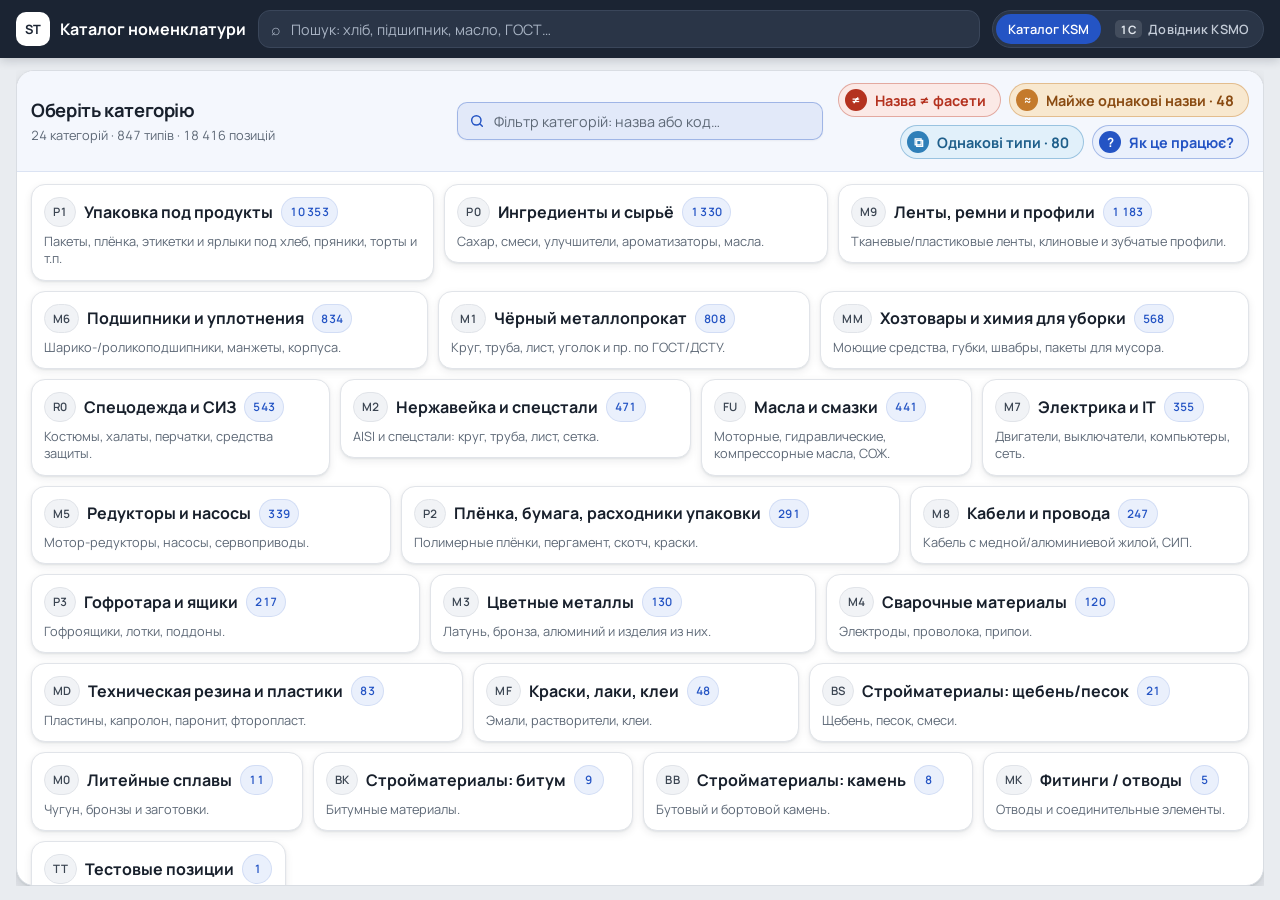
<file: web/index.html>
<!DOCTYPE html>
<html lang="uk">
<head>
  <meta charset="UTF-8" />
  <meta name="viewport" content="width=device-width, initial-scale=1" />
  <title>Каталог SmartTender — зрозумілий перегляд</title>
  <link rel="preconnect" href="https://fonts.googleapis.com" />
  <link rel="preconnect" href="https://fonts.gstatic.com" crossorigin />
  <link href="https://fonts.googleapis.com/css2?family=Manrope:wght@400;600;700&display=swap" rel="stylesheet" />
  <link rel="stylesheet" href="styles.css" />
</head>
<body>
  <div class="shell">
    <header class="topbar">
      <button type="button" class="brand" id="brand-home" title="На головну">
        <div class="brand-mark">ST</div>
        <div class="brand-title">Каталог номенклатури</div>
      </button>

      <label class="search-box">
        <span class="search-icon" aria-hidden="true">⌕</span>
        <input id="search" type="search" placeholder="Пошук: хліб, підшипник, масло, ГОСТ…" autocomplete="off" />
        <button type="button" class="search-clear" id="search-clear" hidden>✕</button>
      </label>

      <div class="topbar-right">
        <div class="mode-switch" role="tablist" aria-label="Режим каталогу">
          <button type="button" class="mode-btn active" data-mode="ksm" role="tab" aria-selected="true">Каталог KSM</button>
          <button type="button" class="mode-btn mode-btn-ksmo" data-mode="ksmo" role="tab" aria-selected="false">
            <span class="mode-btn-tag">1С</span>
            Довідник KSMO
          </button>
        </div>
      </div>
    </header>

    <main class="stage" id="stage">
      <!-- HOME -->
      <section id="view-home" class="view panel-card">
        <div class="card-tools">
          <div class="tools-row home-tools">
            <div class="tools-title">
              <div class="title-line">
                <h1 id="home-title">Оберіть категорію</h1>
                <span class="count-note" id="home-meta">Завантаження…</span>
              </div>
            </div>
            <label class="tool-field search-field home-filter">
              <svg class="field-icon" viewBox="0 0 24 24" aria-hidden="true"><circle cx="11" cy="11" r="7" /><path d="m20 20-3.5-3.5" /></svg>
              <input id="category-filter" type="search" placeholder="Фільтр категорій: назва або код…" autocomplete="off" aria-label="Фільтр категорій" />
            </label>
            <div class="home-actions">
              <button
                type="button"
                class="how-toggle mismatch-toggle"
                id="mismatch-audit"
                title="Активні KSM, у яких назва майже не зібрана з фасетів (0 збігів або менше 40%)"
              >
                <span class="how-btn-icon" aria-hidden="true">≠</span>
                <span>Назва ≠ фасети</span>
              </button>
              <button
                type="button"
                class="how-toggle name-dupes-toggle"
                id="name-dupes-audit"
                title="Активні KSM з однаковою або майже однаковою назвою (пробіли, пунктуація, укр/рос)"
              >
                <span class="how-btn-icon" aria-hidden="true">≈</span>
                <span>Майже однакові назви</span>
              </button>
              <button
                type="button"
                class="how-toggle type-dupes-toggle"
                id="type-dupes-audit"
                title="Типи з однаковою або майже однаковою назвою всередині однієї категорії"
              >
                <span class="how-btn-icon" aria-hidden="true">⧉</span>
                <span>Однакові типи</span>
              </button>
              <button type="button" class="how-toggle" id="how-toggle" aria-expanded="false" aria-controls="how-it-works">
                <span class="how-btn-icon" aria-hidden="true">?</span>
                <span>Як це працює?</span>
              </button>
            </div>
          </div>
        </div>
        <div class="panel-body">
        <div class="how-it-works" id="how-it-works" hidden>

          <!-- Режим KSM -->
          <div class="explain-card how-ksm">
            <div>
              <h2>KSM — уся номенклатура SmartTender</h2>
              <p class="muted">
                Кожна позиція має код KMAT і набір фасетів: розмір, матеріал, вид тощо.
                Знайдіть потрібну за три кроки або одразу введіть назву чи код у пошук зверху.
              </p>
              <div class="simple-example" aria-label="Приклад: шукаємо пакет для хліба">
                <div class="ex-step">
                  <span class="ex-num">1</span>
                  <div>
                    <span class="ex-label">категорія</span>
                    <strong>Упаковка под продукты</strong>
                    <span class="ex-hint">широкий розділ</span>
                  </div>
                </div>
                <div class="ex-arrow" aria-hidden="true">→</div>
                <div class="ex-step">
                  <span class="ex-num">2</span>
                  <div>
                    <span class="ex-label">тип</span>
                    <strong>Хлеб</strong>
                    <span class="ex-hint">890 позицій</span>
                  </div>
                </div>
                <div class="ex-arrow" aria-hidden="true">→</div>
                <div class="ex-step result">
                  <span class="ex-num">3</span>
                  <div>
                    <span class="ex-label">позиція</span>
                    <strong>Пакет Хліб «Прибалтійський Темний», 210х310, CPP, 30 мкм</strong>
                    <span class="ex-hint mono">KMAT P17110062H3ХB8K</span>
                  </div>
                </div>
              </div>

              <h3 class="how-sub">Над таблицею позицій</h3>
              <dl class="how-legend">
                <div>
                  <dt>
                    <span class="seg is-demo" aria-hidden="true">
                      <span class="seg-btn">Усі <span class="seg-count">802</span></span>
                      <span class="seg-btn is-on tone-ok">Активні <span class="seg-count">79</span></span>
                      <span class="seg-btn">Скасовані <span class="seg-count">723</span></span>
                    </span>
                  </dt>
                  <dd>Статус. Число біля кнопки — скільки позицій буде, якщо її натиснути (з урахуванням інших фільтрів).</dd>
                </div>
                <div>
                  <dt>
                    <span class="seg is-demo" aria-hidden="true">
                      <span class="seg-btn">Усі <span class="seg-count">890</span></span>
                      <span class="seg-btn is-on tone-ok">Збіг <span class="seg-count">120</span></span>
                      <span class="seg-btn tone-warn">Сильно <span class="seg-count">40</span></span>
                      <span class="seg-btn tone-warn">Ні <span class="seg-count">770</span></span>
                    </span>
                  </dt>
                  <dd>Збіг назви з фасетами. «Сильно» — 0 збігів або менше 40%. У таблиці: ✓ збіг, ≈ частково (N/M), ✕ ні. На головній: «Назва ≠ фасети» — сильний розрив; «Майже однакові назви» — активні з однаковим текстом; «Однакові типи» — типи з однаковою назвою в одній категорії.</dd>
                </div>
                <div>
                  <dt>
                    <span class="facet-chip is-on is-demo" aria-hidden="true">
                      <span class="facet-chip-text">Вид полимера: <b>CPP</b></span>
                      <span class="facet-chip-clear">✕</span>
                    </span>
                  </dt>
                  <dd>Фасет. Клік — обрати значення, ✕ — скинути. «+N фасетів» показує решту.</dd>
                </div>
                <div>
                  <dt><span class="count-note">79 з 890</span></dt>
                  <dd>Скільки позицій лишилось після фільтрів і скільки всього в типі.</dd>
                </div>
                <div>
                  <dt><span class="how-key">Клік по шапці</span></dt>
                  <dd>Сортування таблиці: клік по назві колонки — сортувати, повторний клік — змінити напрямок (▲/▼).</dd>
                </div>
                <div>
                  <dt><span class="how-key">☑ + 💾</span></dt>
                  <dd>Галочки в рядках — відмітити позиції; іконка дискети зберігає відмічені у CSV, TSV, JSON або Excel.</dd>
                </div>
              </dl>
            </div>
            <aside class="tips">
              <h3>Корисно знати</h3>
              <ul>
                <li><strong>Пошук</strong> зверху шукає по всьому каталогу: назва, код KMAT, ГОСТ. Кілька слів — знайдуться позиції, де є всі.</li>
                <li><strong>Рядок таблиці</strong> — клік відкриває справа картку позиції з усіма фасетами та кодами.</li>
                <li><strong>Скасовані</strong> позиції більше не використовуються. Щоб бачити лише робочі — оберіть «Активні».</li>
                <li><strong>Назва ≠ фасети</strong> на головній — швидкий список активних KSM, де назва майже не збігається з фасетами.</li>
                <li><strong>Однакові типи</strong> — кластери типів з однаковою/майже однаковою назвою в одній категорії; «Відкрити» веде до позицій типу.</li>
                <li><strong>←</strong> або шлях «Усі категорії › …» над назвою повертають на крок назад.</li>
                <li><strong>KSM / KSMO</strong> у шапці перемикає на довідник кодів 1С.</li>
              </ul>
            </aside>
          </div>

          <!-- Режим KSMO -->
          <div class="explain-card how-ksmo">
            <div>
              <h2>KSMO — коди 1С і підвʼязані до них KSM</h2>
              <p class="muted">
                KSMO — код номенклатури в 1С. За одним кодом може стояти кілька позицій KSM:
                наприклад, стара скасована і нова активна. Тут видно, які саме.
              </p>
              <div class="simple-example" aria-label="Приклад: код KSMO та його KSM">
                <div class="ex-step">
                  <span class="ex-num">1</span>
                  <div>
                    <span class="ex-label">категорія</span>
                    <strong>Упаковка под продукты</strong>
                    <span class="ex-hint">7 206 кодів KSMO</span>
                  </div>
                </div>
                <div class="ex-arrow" aria-hidden="true">→</div>
                <div class="ex-step ksmo">
                  <span class="ex-num">2</span>
                  <div>
                    <span class="ex-label">KSMO · таблиця зліва</span>
                    <strong>Пакет Батон нарізний київський, 0,25 кг</strong>
                    <span class="ex-hint mono">код 1С 00000005212</span>
                  </div>
                </div>
                <div class="ex-arrow" aria-hidden="true">→</div>
                <div class="ex-step result">
                  <span class="ex-num">3</span>
                  <div>
                    <span class="ex-label">KSM · таблиця справа</span>
                    <strong>16 позицій: 1 активна, 15 скасованих</strong>
                    <span class="ex-hint">тому статус коду — «змішана»</span>
                  </div>
                </div>
              </div>

              <h3 class="how-sub">Статус у таблиці KSMO</h3>
              <dl class="how-legend">
                <div>
                  <dt><span class="pill pill-status pill-ok">активна</span></dt>
                  <dd>Усі підвʼязані KSM активні.</dd>
                </div>
                <div>
                  <dt><span class="pill pill-status pill-neutral">змішана</span></dt>
                  <dd>Є і активні, і скасовані KSM. Зазвичай це заміна старої позиції на нову.</dd>
                </div>
                <div>
                  <dt><span class="pill pill-status pill-warn">скасована</span></dt>
                  <dd>Усі підвʼязані KSM скасовані.</dd>
                </div>
              </dl>
            </div>
            <aside class="tips">
              <h3>Корисно знати</h3>
              <ul>
                <li><strong>Зліва</strong> — коди KSMO: фільтр за назвою чи кодом 1С і перемикач статусу з кількістю.</li>
                <li><strong>Справа</strong> — KSM обраного коду. Свій перемикач, наприклад лише «Активні».</li>
                <li><strong>Пошук</strong> зверху в цьому режимі шукає коди KSMO за назвою або кодом 1С.</li>
                <li><strong>KSM / KSMO</strong> у шапці повертає до каталогу позицій.</li>
              </ul>
            </aside>
          </div>
        </div>

        <div id="category-grid" class="card-grid"></div>
        </div>
      </section>

      <!-- GROUPS / KSMO LIST -->
      <section id="view-groups" class="view panel-card" hidden>
        <div class="card-tools">
          <div class="tools-row groups-tools">
            <div class="tools-lead">
              <button type="button" class="back-btn" id="back-to-home" title="До всіх категорій" aria-label="До всіх категорій">←</button>
              <div class="tools-title">
                <div class="crumbs"><button type="button" data-crumb="home">Усі категорії</button></div>
                <div class="title-line">
                  <span class="title-code" id="groups-code" hidden></span>
                  <h1 id="groups-title">Типи в розділі</h1>
                  <span class="count-note" id="groups-count"></span>
                </div>
              </div>
            </div>
            <label class="tool-field search-field groups-filter">
              <svg class="field-icon" viewBox="0 0 24 24" aria-hidden="true"><circle cx="11" cy="11" r="7" /><path d="m20 20-3.5-3.5" /></svg>
              <input id="group-filter" type="search" placeholder="Фільтр типів: назва або код…" autocomplete="off" aria-label="Фільтр типів" />
            </label>
          </div>
        </div>
        <div id="group-grid" class="card-grid panel-scroll"></div>
      </section>

      <!-- ITEMS -->
      <section id="view-items" class="view" hidden>
        <div class="content" id="items-content">
          <div class="table-card" id="main-card">
            <div class="card-tools">
              <div class="tools-row items-tools-top">
                <div class="tools-lead">
                  <button type="button" class="back-btn" id="back-to-groups" title="Назад" aria-label="Назад">←</button>
                  <div class="tools-title">
                    <div class="crumbs" id="crumbs"></div>
                    <div class="title-line">
                      <span class="title-code" id="items-code" hidden></span>
                      <h1 id="items-title">Позиції</h1>
                      <span class="count-note" id="result-count">—</span>
                    </div>
                    <p id="items-sub" class="tools-sub"></p>
                  </div>
                </div>
                <label class="tool-field search-field items-filter" id="item-filter-wrap">
                  <svg class="field-icon" viewBox="0 0 24 24" aria-hidden="true"><circle cx="11" cy="11" r="7" /><path d="m20 20-3.5-3.5" /></svg>
                  <input id="item-filter" type="search" placeholder="Фільтр позицій: назва або код…" autocomplete="off" aria-label="Фільтр позицій" />
                </label>
                <label class="tool-field search-field items-filter" id="ksmo-panel-filters" hidden>
                  <svg class="field-icon" viewBox="0 0 24 24" aria-hidden="true"><circle cx="11" cy="11" r="7" /><path d="m20 20-3.5-3.5" /></svg>
                  <input id="ksmo-name-filter" type="search" placeholder="Фільтр KSMO: назва або код 1С…" autocomplete="off" aria-label="Фільтр KSMO" />
                </label>
              </div>
              <div class="tools-row items-tools-filters">
                <div class="tools-actions">
                  <div class="seg" id="item-status-seg" role="group" aria-label="Статус позиції"></div>
                  <div class="seg" id="item-match-seg" role="group" aria-label="Збіг назви з фасетами"></div>
                  <div class="seg" id="ksmo-status-seg" role="group" aria-label="Статус KSMO" hidden></div>
                  <div class="export-bar" id="export-bar" hidden>
                    <span class="export-count" id="export-count" title="Нічого не відмічено">0</span>
                    <button type="button" class="linkish export-clear" id="export-clear" hidden title="Зняти всі" aria-label="Зняти всі">×</button>
                    <div class="export-menu">
                      <button type="button" class="export-toggle" id="export-toggle" aria-expanded="false" aria-haspopup="true" aria-label="Зберегти відмічені" title="Зберегти" disabled>
                        <svg class="export-icon" viewBox="0 0 24 24" aria-hidden="true">
                          <path d="M19 21H5a2 2 0 0 1-2-2V5a2 2 0 0 1 2-2h11l5 5v11a2 2 0 0 1-2 2z" />
                          <path d="M17 21v-8H7v8" />
                          <path d="M7 3v5h8" />
                        </svg>
                      </button>
                      <div class="export-dropdown" id="export-dropdown" hidden role="menu">
                        <button type="button" role="menuitem" data-export="csv">CSV (Excel)</button>
                        <button type="button" role="menuitem" data-export="tsv">TSV</button>
                        <button type="button" role="menuitem" data-export="json">JSON</button>
                        <button type="button" role="menuitem" data-export="xls">Excel (.xls)</button>
                      </div>
                    </div>
                  </div>
                </div>
              </div>
              <div class="facet-bar" id="filters" hidden>
                <div id="facet-filters" class="facet-chips"></div>
                <button type="button" class="linkish" id="clear-facets" hidden>Скинути всі</button>
              </div>
            </div>
            <div class="table-scroll" id="main-table-wrap">
              <table id="main-table">
                <thead id="main-thead">
                  <tr>
                    <th class="col-check">
                      <input type="checkbox" id="select-all-ksm" aria-label="Відмітити всі видимі" />
                    </th>
                    <th class="col-status th-sort" data-sort="status">Статус</th>
                    <th class="th-sort" data-sort="name">Що це</th>
                    <th class="th-sort" data-sort="group">Тип / група</th>
                    <th class="col-match th-sort" data-sort="match" title="Чи складена назва зі значень фасетів">Збіг</th>
                    <th class="col-int th-sort" data-sort="int">Код 1С</th>
                    <th class="codes-only th-sort" data-sort="kmat">Код позиції</th>
                    <th class="th-sort" data-sort="unit">Од.</th>
                    <th class="th-sort" data-sort="facets" title="Кількість фасетів у позиції">Фас.</th>
                  </tr>
                </thead>
                <tbody id="rows"></tbody>
              </table>
              <div id="empty" class="empty" hidden>Нічого не знайдено. Спробуйте інше слово або скиньте фасети.</div>
            </div>
          </div>

          <aside class="detail" id="detail">
            <div class="detail-empty">
              <strong>Картка позиції</strong>
              <p>Натисніть рядок зліва — тут розберемо, з чого вона складається.</p>
            </div>
          </aside>

          <div class="table-card members-card" id="members-wrap" hidden>
            <div class="card-tools">
              <div class="tools-row">
                <div class="tools-title">
                  <div class="crumbs">Підвʼязані KSM</div>
                  <div class="title-line">
                    <h2 id="members-title">Оберіть KSMO зліва</h2>
                    <span class="count-note" id="members-count"></span>
                  </div>
                  <p id="members-sub" class="tools-sub mono"></p>
                </div>
              </div>
              <div class="tools-row">
                <div class="seg" id="member-status-seg" role="group" aria-label="Статус KSM"></div>
              </div>
            </div>
            <div class="table-scroll" id="members-table-wrap">
              <table>
                <thead>
                  <tr>
                    <th class="col-status">Статус</th>
                    <th>Найменування</th>
                    <th>Група</th>
                    <th>Од.</th>
                    <th title="Кількість фасетів">Фас.</th>
                    <th class="codes-only">Код позиції</th>
                    <th class="col-go"><span class="sr-only">Відкрити в каталозі KSM</span></th>
                  </tr>
                </thead>
                <tbody id="member-rows"></tbody>
              </table>
              <div id="members-empty" class="empty" hidden>Оберіть KSMO зліва — тут зʼявляться підвʼязані найменування KSM.</div>
            </div>
          </div>
        </div>
      </section>
    </main>
  </div>

  <div id="loader" class="loader">
    <div class="loader-card">
      <div class="spinner"></div>
      <div>
        <strong>Відкриваю каталог…</strong>
        <p class="muted">Готую зрозумілий вигляд для 18 тисяч позицій</p>
      </div>
    </div>
  </div>

  <script src="app.js"></script>
</body>
</html>
</file>
<file: web/styles.css>
:root {
  /* Нейтральна база */
  --bg: #f4f5f7;
  --panel: #ffffff;
  --panel-2: #f9fafb;      /* шапки карток і таблиць */
  --field: #f1f3f6;        /* підкладки: перемикачі, бейджі, лічильники */
  --ink: #18202c;
  --ink-2: #3b4552;        /* текст на сірих бейджах */
  --muted: #5d6876;
  --faint: #9aa3af;
  --line: #e1e4e9;
  /* Один акцент: клікабельне, вибране, фокус */
  --accent: #2454c4;
  --accent-ink: #ffffff;
  --accent-soft: #eaf0fc;
  --accent-soft-2: #dce6fa;
  --accent-a08: rgba(36, 84, 196, 0.08);
  --accent-a12: rgba(36, 84, 196, 0.12);
  --accent-a24: rgba(36, 84, 196, 0.24);
  --accent-a35: rgba(36, 84, 196, 0.35);
  /* Статуси — лише в пігулках і перемикачі статусу */
  --ok: #157347;
  --ok-bg: #e4f3ea;
  --warn: #b4321f;
  --warn-bg: #fbe9e6;
  --neu: #5b6573;
  --neu-bg: #eef0f3;
  --shadow: 0 1px 2px rgba(16, 24, 40, 0.04), 0 6px 16px rgba(16, 24, 40, 0.05);
  --radius: 18px;
  --mono: var(--sans);
  --sans: "Manrope", system-ui, sans-serif;
  /* Одна гарнітура, п'ять розмірів, три товщини (400 / 600 / 700) */
  --fs-xs: 0.72rem;   /* підписи, коди, бейджі */
  --fs-sm: 0.8rem;    /* допоміжний текст, кнопки */
  --fs-md: 0.9rem;    /* основний текст, таблиця */
  --fs-lg: 1rem;      /* заголовки блоків */
  --fs-xl: 1.15rem;   /* назва позиції */
}

* { box-sizing: border-box; }
html, body {
  height: 100%;
  min-height: 100%;
}
body {
  margin: 0;
  font-family: var(--sans);
  font-variant-numeric: tabular-nums;
  color: var(--ink);
  background: var(--bg);
}

.shell {
  width: 100%;
  max-width: none;
  height: 100vh;
  height: 100dvh;
  margin: 0;
  padding: 10px 16px 14px;
  display: flex;
  flex-direction: column;
  overflow: hidden;
}

.topbar {
  flex-shrink: 0;
}

.topbar {
  display: grid;
  grid-template-columns: auto 1fr auto;
  gap: 12px;
  align-items: center;
  margin-bottom: 8px;
}

.topbar-right {
  display: flex;
  align-items: center;
  gap: 10px;
  flex-wrap: wrap;
  justify-content: flex-end;
}

.mode-switch {
  display: inline-flex;
  background: var(--panel);
  border: 1px solid var(--line);
  border-radius: 999px;
  padding: 3px;
  gap: 2px;
  box-shadow: 0 1px 2px rgba(16, 24, 40, 0.04);
}
.mode-btn {
  border: 0;
  background: transparent;
  color: var(--muted);
  font: inherit;
  font-size: var(--fs-sm);
  font-weight: 600;
  padding: 6px 12px;
  border-radius: 999px;
  cursor: pointer;
  white-space: nowrap;
  display: inline-flex;
  align-items: center;
  gap: 6px;
}
.mode-btn.active {
  background: var(--accent);
  color: var(--accent-ink);
}
.mode-btn:not(.active):hover {
  color: var(--ink);
  background: var(--field);
}
.mode-btn-ksmo {
  border-radius: 10px;
  letter-spacing: 0.01em;
}
.mode-btn-ksmo .mode-btn-tag {
  display: inline-flex;
  align-items: center;
  justify-content: center;
  min-width: 1.6rem;
  height: 1.15rem;
  padding: 0 5px;
  border-radius: 5px;
  font-size: var(--fs-xs);
  font-weight: 700;
  letter-spacing: 0.04em;
  background: var(--neu-bg);
  color: var(--ink-2);
  font-family: var(--mono);
}
.mode-btn-ksmo.active .mode-btn-tag {
  background: rgba(255, 255, 255, 0.2);
  color: var(--accent-ink);
}

.brand {
  display: flex; gap: 10px; align-items: center;
  border: 0; background: transparent; padding: 0; margin: 0;
  font: inherit; color: inherit; text-align: left; cursor: pointer;
  border-radius: 10px;
}
.brand:hover .brand-title { color: var(--accent); }
.brand:focus-visible {
  outline: 2px solid var(--accent);
  outline-offset: 3px;
}
.brand-mark {
  width: 34px; height: 34px; border-radius: 10px;
  display: grid; place-items: center;
  background: var(--accent); color: var(--accent-ink); font-weight: 700;
  font-size: var(--fs-sm);
}
.brand-title { font-weight: 700; font-size: var(--fs-lg); line-height: 1.2; }
.brand-sub { color: var(--muted); font-size: var(--fs-xs); line-height: 1.2; }

.search-box {
  display: flex; align-items: center; gap: 8px;
  background: var(--panel);
  border: 1px solid var(--line);
  border-radius: 12px;
  padding: 6px 12px;
  box-shadow: 0 1px 2px rgba(16, 24, 40, 0.04);
  min-height: 38px;
}
.search-box input {
  border: 0; outline: 0; background: transparent;
  width: 100%; font: inherit; font-size: var(--fs-md);
}
.search-icon { color: var(--muted); font-size: var(--fs-lg); }
.search-clear {
  border: 0; background: var(--field); color: var(--muted); border-radius: 999px;
  width: 24px; height: 24px; cursor: pointer;
}

.stage {
  flex: 1;
  min-height: 0;
  min-width: 0;
  display: flex;
  flex-direction: column;
  overflow: hidden;
}

.stage > .view {
  flex: 1;
  min-height: 0;
  min-width: 0;
  width: 100%;
  display: flex;
  flex-direction: column;
}

#view-items .content {
  flex: 1;
  min-height: 0;
  overflow: hidden;
}

.view[hidden] { display: none !important; }

/* Картки: сторінки 1–2 цілком; на сторінці позицій — таблиця, картка позиції, KSM */
.panel-card,
.table-card {
  background: var(--panel);
  border: 1px solid var(--line);
  border-radius: var(--radius);
  box-shadow: var(--shadow);
  min-height: 0;
  min-width: 0;
  overflow: hidden;
  display: flex;
  flex-direction: column;
}
.detail {
  min-height: 0;
  min-width: 0;
  overflow: auto;
}
.panel-body,
.panel-scroll {
  flex: 1;
  min-height: 0;
  overflow-x: hidden;
  overflow-y: auto;
  padding: 12px 14px 14px;
}
.panel-body > .card-grid,
.card-grid.panel-scroll {
  margin-bottom: 0;
  align-content: start;
}
.table-scroll {
  flex: 1;
  min-height: 0;
  overflow: auto;
}

.how-it-works {
  width: 100%;
  margin: 0 0 12px;
}
.how-it-works[hidden] { display: none; }

/* Шапка головної: назва зліва · фільтр по центру (~30%) · «Як це працює?» справа */
.tools-row.home-tools {
  display: grid;
  grid-template-columns: minmax(0, 1fr) minmax(240px, 30%) minmax(0, 1fr);
}
.home-tools .home-filter { width: 100%; }
.home-tools .home-filter input { width: 100%; }

/* Типи в розділі: фільтр по центру, як у категоріях */
.tools-row.groups-tools {
  display: grid;
  grid-template-columns: minmax(0, 1fr) minmax(240px, 30%) minmax(0, 1fr);
}
.groups-tools .tools-lead { display: flex; align-items: center; gap: 10px; min-width: 0; }
.groups-tools .groups-filter { width: 100%; }
.groups-tools .groups-filter input { width: 100%; }

/* Позиції: зліва назва/шлях · навпроти фільтр · нижче статуси й вивантаження */
.tools-row.items-tools-top {
  display: grid;
  grid-template-columns: minmax(0, 1fr) minmax(240px, 34%);
  align-items: center;
  gap: 12px;
  flex-wrap: nowrap;
}
.items-tools-top .tools-lead {
  display: flex;
  align-items: center;
  gap: 10px;
  min-width: 0;
}
.items-tools-top .tools-title { flex: 1 1 auto; min-width: 0; }
.items-tools-top .items-filter {
  width: 100%;
  min-width: 0;
  flex: none;
}
.items-tools-top .items-filter input { width: 100%; }
.tools-row.items-tools-filters {
  align-items: center;
  gap: 10px;
}
.items-tools-filters .tools-actions {
  width: 100%;
  justify-content: flex-start;
  flex: 1 1 auto;
}
.items-tools-filters .export-bar {
  margin-left: auto;
}

/* Поле пошуку/фільтра з лупою — помітніше за звичайні поля */
.tool-field.search-field { position: relative; }
.tool-field.search-field input {
  height: 38px;
  padding-left: 36px;
  border-color: var(--accent-a35);
  background: var(--accent-a08);
  box-shadow: 0 1px 2px rgba(16, 24, 40, 0.05);
  transition: border-color 0.12s ease, background 0.12s ease, box-shadow 0.12s ease;
}
.tool-field.search-field input::placeholder { color: var(--muted); }
.tool-field.search-field input:hover { border-color: var(--accent); }
.tool-field.search-field input:focus {
  outline: none;
  border-color: var(--accent);
  background: var(--panel);
  box-shadow: 0 0 0 3px var(--accent-a24);
}
.tool-field.items-filter { flex: 0 1 460px; min-width: 220px; }
.tool-field.items-filter input { width: 100%; }
.search-field .field-icon {
  position: absolute;
  left: 12px;
  top: 50%;
  width: 16px;
  height: 16px;
  transform: translateY(-50%);
  fill: none;
  stroke: var(--accent);
  stroke-width: 2.2;
  stroke-linecap: round;
  pointer-events: none;
}
.home-tools .home-actions {
  justify-self: end;
  display: inline-flex;
  align-items: center;
  gap: 8px;
  flex-wrap: wrap;
  justify-content: flex-end;
}
body.mode-ksmo .mismatch-toggle,
body.mode-ksmo .name-dupes-toggle,
body.mode-ksmo .type-dupes-toggle { display: none; }

.how-toggle {
  display: inline-flex;
  align-items: center;
  gap: 8px;
  cursor: pointer;
  font: inherit;
  color: var(--accent);
  font-weight: 700;
  font-size: var(--fs-md);
  white-space: nowrap;
  user-select: none;
  height: 34px;
  padding: 0 14px 0 6px;
  border-radius: 999px;
  border: 1px solid var(--accent-a35);
  background: var(--accent-soft);
  box-shadow: 0 0 0 0 var(--accent-a24);
  transition: background 0.12s ease, border-color 0.12s ease;
  animation: how-pulse 1.6s ease-in-out infinite;
  transform: none;
}
.how-toggle:hover {
  background: var(--accent-soft-2);
  border-color: var(--accent);
  animation: none;
}
.mismatch-toggle {
  color: var(--warn);
  border-color: color-mix(in srgb, var(--warn) 35%, transparent);
  background: var(--warn-bg);
  animation: none;
}
.mismatch-toggle:hover {
  background: color-mix(in srgb, var(--warn-bg) 70%, #fff);
  border-color: var(--warn);
}
.mismatch-toggle .how-btn-icon {
  background: var(--warn);
  color: #fff;
  font-size: 13px;
  line-height: 1;
}
.name-dupes-toggle {
  color: #8a4b12;
  border-color: color-mix(in srgb, #c47a2c 40%, transparent);
  background: color-mix(in srgb, #f3d5a8 55%, #fff);
  animation: none;
}
.name-dupes-toggle:hover {
  background: color-mix(in srgb, #f3d5a8 80%, #fff);
  border-color: #c47a2c;
}
.name-dupes-toggle .how-btn-icon {
  background: #c47a2c;
  color: #fff;
  font-size: 13px;
  line-height: 1;
}
.type-dupes-toggle {
  color: #1f5f8b;
  border-color: color-mix(in srgb, #2f7fb8 40%, transparent);
  background: color-mix(in srgb, #c9e3f5 55%, #fff);
  animation: none;
}
.type-dupes-toggle:hover {
  background: color-mix(in srgb, #c9e3f5 80%, #fff);
  border-color: #2f7fb8;
}
.type-dupes-toggle .how-btn-icon {
  background: #2f7fb8;
  color: #fff;
  font-size: 13px;
  line-height: 1;
}
.type-dupe-cluster {
  display: grid;
  gap: 10px;
  padding: 14px 16px;
  border: 1px solid color-mix(in srgb, #2f7fb8 22%, transparent);
  border-radius: 14px;
  background: color-mix(in srgb, #c9e3f5 18%, #fff);
}
.type-dupe-cluster + .type-dupe-cluster { margin-top: 12px; }
.type-dupe-head {
  display: flex;
  flex-wrap: wrap;
  align-items: baseline;
  gap: 8px 14px;
}
.type-dupe-head h3 {
  margin: 0;
  font-size: var(--fs-lg);
  font-weight: 700;
}
.type-dupe-meta {
  color: var(--muted);
  font-size: var(--fs-sm);
}
.type-dupe-rows {
  display: grid;
  gap: 6px;
}
.type-dupe-row {
  display: grid;
  grid-template-columns: auto 1fr auto auto;
  gap: 10px 14px;
  align-items: center;
  padding: 8px 10px;
  border-radius: 10px;
  background: #fff;
  border: 1px solid color-mix(in srgb, var(--line) 80%, transparent);
}
.type-dupe-row .mono { font-size: var(--fs-sm); color: var(--muted); }
.type-dupe-row .type-dupe-name { font-weight: 600; min-width: 0; }
.type-dupe-row .type-dupe-count {
  color: var(--muted);
  font-size: var(--fs-sm);
  white-space: nowrap;
}
.type-dupe-open {
  font: inherit;
  font-weight: 700;
  font-size: var(--fs-sm);
  color: #1f5f8b;
  background: color-mix(in srgb, #c9e3f5 55%, #fff);
  border: 1px solid color-mix(in srgb, #2f7fb8 35%, transparent);
  border-radius: 999px;
  height: 30px;
  padding: 0 12px;
  cursor: pointer;
  white-space: nowrap;
}
.type-dupe-open:hover {
  background: color-mix(in srgb, #c9e3f5 85%, #fff);
  border-color: #2f7fb8;
}
@media (max-width: 720px) {
  .type-dupe-row {
    grid-template-columns: auto 1fr;
    grid-template-areas:
      "code open"
      "name name"
      "count count";
  }
  .type-dupe-row .mono { grid-area: code; }
  .type-dupe-row .type-dupe-name { grid-area: name; }
  .type-dupe-row .type-dupe-count { grid-area: count; }
  .type-dupe-row .type-dupe-open { grid-area: open; justify-self: end; }
}
.dupe-mark {
  display: inline-block;
  margin-left: 6px;
  padding: 1px 6px;
  border-radius: 999px;
  font-size: 11px;
  font-weight: 700;
  letter-spacing: 0.02em;
  color: #8a4b12;
  background: color-mix(in srgb, #f3d5a8 70%, #fff);
  border: 1px solid color-mix(in srgb, #c47a2c 35%, transparent);
  vertical-align: middle;
  white-space: nowrap;
}
.how-btn-icon {
  width: 22px;
  height: 22px;
  border-radius: 50%;
  display: inline-grid;
  place-items: center;
  background: var(--accent);
  color: var(--accent-ink);
  font-size: var(--fs-sm);
  font-weight: 700;
  flex-shrink: 0;
  line-height: 1;
}
.how-toggle[aria-expanded="true"] {
  background: var(--panel);
  animation: none;
  box-shadow: none;
}
@keyframes how-pulse {
  0%, 100% {
    box-shadow: 0 0 0 0 var(--accent-a24);
    border-color: var(--accent-a35);
    background: var(--accent-soft);
  }
  50% {
    box-shadow: 0 0 0 4px var(--accent-a12);
    border-color: var(--accent);
    background: var(--accent-soft-2);
  }
}

.explain-card {
  display: grid;
  grid-template-columns: 1.4fr 0.9fr;
  gap: 12px;
  width: 100%;
}
.explain-card > div, .tips {
  background: var(--panel);
  border: 1px solid var(--line);
  border-radius: 14px;
  padding: 12px;
}
.explain-card h2, .tips h3, .block-head h2 {
  margin: 0 0 6px;
  font-size: var(--fs-lg);
}
.explain-card > div > .muted {
  margin: 0 0 10px;
  line-height: 1.45;
}
.how-steps {
  margin: 0 0 12px;
  padding-left: 1.2rem;
  color: var(--ink);
  line-height: 1.5;
  font-size: var(--fs-md);
}
.how-steps li { margin-bottom: 6px; }
.how-steps li:last-child { margin-bottom: 0; }
.how-example-label { margin: 0 0 4px !important; }
.simple-example {
  display: flex;
  flex-wrap: wrap;
  align-items: stretch;
  gap: 8px;
  margin-top: 6px;
}
.ex-step {
  display: flex;
  align-items: flex-start;
  gap: 8px;
  background: var(--field);
  border-radius: 12px;
  padding: 10px 12px;
  min-width: 140px;
  flex: 1 1 160px;
}
.ex-step.result {
  background: var(--accent-soft);
  flex: 1.4 1 220px;
}
.ex-num {
  width: 22px;
  height: 22px;
  border-radius: 50%;
  display: inline-grid;
  place-items: center;
  background: var(--accent);
  color: var(--accent-ink);
  font-size: var(--fs-xs);
  font-weight: 700;
  flex-shrink: 0;
  margin-top: 1px;
}
.ex-step > div { display: flex; flex-direction: column; gap: 2px; min-width: 0; }
.ex-label {
  font-size: var(--fs-xs);
  text-transform: uppercase;
  letter-spacing: 0.05em;
  color: var(--muted);
}
.ex-step strong {
  font-size: var(--fs-md);
  line-height: 1.3;
}
.ex-hint {
  font-size: var(--fs-sm);
  color: var(--muted);
  line-height: 1.35;
}
.ex-arrow {
  align-self: center;
  color: var(--muted);
  font-weight: 700;
  flex-shrink: 0;
}
.tips ul {
  margin: 0; padding-left: 18px;
  color: var(--muted); line-height: 1.5; font-size: var(--fs-md);
}
.tips li { margin-bottom: 6px; }
.tips li strong { color: var(--ink); }
/* «Як це працює?» — окремий текст для KSM і KSMO */
body.mode-ksmo .how-ksm,
body:not(.mode-ksmo) .how-ksmo { display: none; }
.how-sub { margin: 16px 0 8px; font-size: var(--fs-md); }
.how-legend {
  margin: 0;
  display: grid;
  grid-template-columns: max-content minmax(0, 1fr);
  gap: 8px 14px;
  align-items: center;
}
.how-legend > div { display: contents; }
.how-legend dt, .how-legend dd { margin: 0; }
.how-legend dd { color: var(--muted); font-size: var(--fs-md); line-height: 1.4; }
.how-legend .count-note { font-size: var(--fs-md); color: var(--ink); }
.is-demo { pointer-events: none; }
.how-key {
  display: inline-flex;
  align-items: center;
  height: 30px;
  padding: 0 10px;
  border: 1px solid var(--line);
  border-radius: 10px;
  background: var(--panel);
  font-size: var(--fs-md);
}
.ex-hint.mono { font-size: var(--fs-xs); }

.constructor {
  display: flex; flex-wrap: wrap; gap: 6px; align-items: center;
  margin-top: 8px;
}
.ctor-part {
  background: var(--field);
  border-radius: 12px;
  padding: 8px 10px;
  min-width: 100px;
}
.ctor-part.result { background: var(--accent-soft); }
.ctor-label {
  display: block;
  font-size: var(--fs-xs);
  text-transform: uppercase;
  letter-spacing: 0.06em;
  color: var(--muted);
  margin-bottom: 2px;
}
.ctor-plus, .ctor-eq { font-weight: 700; color: var(--muted); }

.block-head { margin: 4px 0 10px; }
.block-head p { margin: 0; font-size: var(--fs-md); }

/* Картки «в різнобій»: ширина за довжиною назви, ряди дозаповнюються розтягуванням */
.card-grid {
  display: flex;
  flex-wrap: wrap;
  align-items: flex-start;
  gap: 10px;
  margin-bottom: 20px;
  width: 100%;
  min-width: 0;
}
/* Невидимий розпірник: забирає вільне місце в останньому ряду, щоб остання картка не тяглася на всю ширину */
.card-grid::after {
  content: "";
  flex: 999 1 0;
}

/* Смислові блоки типів усередині категорії (ярлики / етикетки / пакети …) */
.group-section {
  flex: 1 1 100%;
  min-width: 0;
  padding: 0 0 6px;
}
.group-section + .group-section {
  margin-top: 8px;
  padding-top: 14px;
  border-top: 1px solid var(--line);
}
.group-section-head {
  display: flex;
  flex-wrap: wrap;
  align-items: baseline;
  gap: 4px 12px;
  margin: 0 2px 10px;
}
.group-section-head h3 {
  margin: 0;
  font-size: var(--fs-md);
  font-weight: 700;
  color: var(--ink);
}
.group-section-meta { color: var(--muted); font-size: var(--fs-sm); }
.group-section-codes {
  margin-left: auto;
  font-family: var(--mono);
  font-size: var(--fs-xs);
  color: var(--muted);
}
.card-grid.group-section-grid { margin-bottom: 0; }

.cat-card, .group-card {
  border: 1px solid var(--line);
  background: var(--panel);
  border-radius: 14px;
  padding: 12px;
  text-align: left;
  cursor: pointer;
  font: inherit;
  color: inherit;
  flex: 1 1 auto;
  min-width: min(220px, 100%);
  max-width: 100%;
  overflow-wrap: anywhere;
  word-break: break-word;
  display: flex;
  flex-direction: column;
  justify-content: flex-start;
  transition: transform 0.12s ease, box-shadow 0.12s ease;
}
.cat-card:hover, .group-card:hover {
  transform: translateY(-2px);
  box-shadow: var(--shadow);
}
.cat-card.active, .group-card.active {
  outline: 2px solid var(--accent-a35);
  background: var(--accent-soft);
}
.card-top {
  display: flex; justify-content: space-between; gap: 8px; align-items: flex-start;
  margin-bottom: 6px;
  min-width: 0;
}
.card-title {
  font-weight: 700;
  font-size: var(--fs-lg);
  line-height: 1.25;
  padding-top: 0.3rem; /* по центру з кружечками висотою 1.85rem */
  min-width: 0;
  flex: 1;
  overflow-wrap: anywhere;
}
.card-badges {
  display: flex;
  align-items: center;
  gap: 6px;
  flex-shrink: 0;
}
/* Кружечки в картці: однаковий шрифт і висота, різний фон; підказка при наведенні */
.chip {
  position: relative;
  flex-shrink: 0;
  display: inline-flex;
  align-items: center;
  justify-content: center;
  height: 1.85rem;
  min-width: 1.85rem;
  padding: 0 8px;
  border-radius: 999px;
  border: 1px solid transparent;
  font-family: var(--sans);
  font-size: var(--fs-xs);
  font-weight: 600;
  line-height: 1;
  letter-spacing: 0.02em;
  white-space: nowrap;
  font-variant-numeric: tabular-nums;
  cursor: help;
}
.chip-code  { background: var(--field); border-color: var(--line); color: var(--ink-2); }
.chip-count { background: var(--accent-soft); border-color: var(--accent-a12); color: var(--accent); }
.chip-props { background: var(--ok-bg); border-color: rgba(21, 115, 71, 0.14); color: var(--ok); }

.chip[data-tip]::after {
  content: attr(data-tip);
  position: absolute;
  top: calc(100% + 6px);
  right: 0;
  z-index: 20;
  padding: 5px 8px;
  border-radius: 8px;
  background: var(--ink);
  color: #fff;
  font-size: var(--fs-xs);
  font-weight: 500;
  letter-spacing: 0;
  white-space: nowrap;
  box-shadow: var(--shadow);
  opacity: 0;
  visibility: hidden;
  pointer-events: none;
}
.chip-code[data-tip]::after { right: auto; left: 0; }
.chip[data-tip]:hover::after { opacity: 1; visibility: visible; }

/* width:0 + min-width:100% — опис переноситься і не розпирає картку, ширину задає назва */
.card-hint { color: var(--muted); font-size: var(--fs-sm); line-height: 1.35; width: 0; min-width: 100%; }
.card-code {
  margin-top: 8px;
  font-family: var(--mono);
  font-size: var(--fs-xs);
  color: var(--muted);
  overflow-wrap: anywhere;
}

/* Тулбар у заголовку картки: шлях, назва, лічильник, статус, сортування, фасети */
.card-tools {
  flex-shrink: 0;
  display: flex;
  flex-direction: column;
  gap: 10px;
  padding: 12px 14px;
  border-bottom: 1px solid var(--line);
  background: var(--panel-2);
}
.tools-row {
  display: flex;
  align-items: center;
  gap: 10px;
  flex-wrap: wrap;
  min-width: 0;
}
.tools-row[hidden] { display: none !important; }
.tools-title { flex: 1 1 220px; min-width: 0; }
.title-line {
  display: flex;
  align-items: center;
  gap: 4px 10px;
  flex-wrap: wrap;
  min-width: 0;
}
.title-line h1,
.title-line h2 {
  margin: 0;
  font-size: var(--fs-xl);
  letter-spacing: -0.02em;
  line-height: 1.25;
  min-width: 0;
  overflow-wrap: anywhere;
}
.title-code {
  font-family: var(--mono);
  font-size: var(--fs-sm);
  font-weight: 600;
  color: var(--ink-2);
  background: var(--field);
  border: 1px solid var(--line);
  border-radius: 8px;
  min-height: 1.7rem;
  padding: 0.15rem 0.55rem;
  display: inline-flex;
  align-items: center;
  justify-content: center;
  white-space: nowrap;
  letter-spacing: 0.03em;
  flex-shrink: 0;
}
.title-code[hidden] { display: none !important; }
.members-card .title-line h2 {
  font-size: var(--fs-lg);
  display: -webkit-box;
  -webkit-line-clamp: 2;
  -webkit-box-orient: vertical;
  overflow: hidden;
}
.count-note {
  font-family: var(--mono);
  font-size: var(--fs-sm);
  color: var(--muted);
  white-space: nowrap;
}
.count-note:empty { display: none; }
.tools-sub {
  margin: 2px 0 0;
  font-size: var(--fs-sm);
  color: var(--muted);
  line-height: 1.3;
}
.tools-sub:empty { display: none; }
.tools-sub.mono { font-size: var(--fs-sm); }
.tools-actions {
  display: flex;
  align-items: center;
  gap: 8px;
  flex-wrap: wrap;
  justify-content: flex-end;
}

.back-btn {
  border: 1px solid var(--line);
  background: var(--panel);
  color: var(--ink);
  border-radius: 10px;
  padding: 0;
  cursor: pointer;
  font: inherit;
  width: 34px;
  height: 34px;
  flex-shrink: 0;
  display: inline-grid;
  place-items: center;
  line-height: 1;
}
.back-btn:hover { border-color: var(--accent); color: var(--accent); }
.crumbs { color: var(--muted); font-size: var(--fs-sm); margin-bottom: 2px; line-height: 1.3; }
.crumbs button {
  border: 0; background: transparent; color: var(--accent);
  cursor: pointer; font: inherit; padding: 0;
}
.crumbs button:hover { text-decoration: underline; }
.crumb-sep { color: var(--faint); margin: 0 2px; }
.members-card .crumbs {
  font-size: var(--fs-xs);
  font-weight: 700;
  letter-spacing: 0.06em;
  text-transform: uppercase;
  color: var(--accent);
}

.tool-field { display: inline-flex; align-items: center; gap: 6px; flex-shrink: 0; }
.tool-field[hidden] { display: none !important; }
.tool-field.grow { flex: 1 1 220px; min-width: 0; }
.tool-field input,
.tool-field select {
  border: 1px solid var(--line);
  border-radius: 10px;
  background: var(--panel);
  padding: 6px 10px;
  font: inherit;
  font-size: var(--fs-md);
  height: 34px;
  color: var(--ink);
}
.tool-field input { width: 220px; }
.tool-field.grow input { width: 100%; }

/* Вивантаження відмічених KSM: кількість + іконка дискети зі списком форматів */
.export-bar {
  display: inline-flex;
  align-items: center;
  gap: 6px;
  flex-shrink: 0;
}
.export-bar[hidden] { display: none !important; }
.export-count {
  font-family: var(--mono);
  font-size: var(--fs-sm);
  font-variant-numeric: tabular-nums;
  color: var(--muted);
  white-space: nowrap;
  min-width: 1.25em;
  text-align: right;
}
.export-menu { position: relative; }
.export-toggle {
  display: inline-grid;
  place-items: center;
  width: 34px;
  height: 34px;
  padding: 0;
  border: 1px solid var(--line);
  border-radius: 10px;
  background: var(--panel);
  color: var(--ink);
  cursor: pointer;
}
.export-toggle:hover:not(:disabled) {
  border-color: var(--accent);
  color: var(--accent);
  background: var(--accent-soft);
}
.export-toggle:disabled { opacity: 0.45; cursor: default; }
.export-toggle:focus-visible { outline: 2px solid var(--accent); outline-offset: 1px; }
.export-toggle[aria-expanded="true"] {
  border-color: var(--accent);
  color: var(--accent);
  background: var(--accent-soft);
}
.export-icon {
  width: 18px;
  height: 18px;
  fill: none;
  stroke: currentColor;
  stroke-width: 1.8;
  stroke-linecap: round;
  stroke-linejoin: round;
}
.export-dropdown {
  position: absolute;
  top: calc(100% + 4px);
  right: 0;
  z-index: 20;
  min-width: 160px;
  padding: 4px;
  border: 1px solid var(--line);
  border-radius: 12px;
  background: var(--panel);
  box-shadow: var(--shadow);
  display: flex;
  flex-direction: column;
  gap: 2px;
}
.export-dropdown[hidden] { display: none !important; }
.export-dropdown button {
  border: 0;
  background: transparent;
  text-align: left;
  font: inherit;
  font-size: var(--fs-sm);
  font-weight: 600;
  color: var(--ink);
  padding: 8px 10px;
  border-radius: 8px;
  cursor: pointer;
}
.export-dropdown button:hover { background: var(--accent-soft); color: var(--accent); }
.export-clear {
  font-size: var(--fs-md);
  line-height: 1;
  padding: 0 2px;
  color: var(--muted);
}
.export-clear:hover { color: var(--warn); }

/* Перемикач статусу з кількістю */
.seg {
  display: inline-flex;
  flex-wrap: wrap;
  gap: 2px;
  padding: 3px;
  border-radius: 12px;
  background: var(--field);
  border: 1px solid var(--line);
  flex-shrink: 0;
}
.seg[hidden],
.seg:empty { display: none !important; }
.seg-btn {
  border: 0;
  background: transparent;
  font: inherit;
  font-size: var(--fs-sm);
  font-weight: 600;
  color: var(--muted);
  padding: 5px 10px;
  border-radius: 9px;
  cursor: pointer;
  display: inline-flex;
  align-items: center;
  gap: 6px;
  white-space: nowrap;
}
.seg-btn:hover:not(:disabled):not(.is-on) { background: rgba(255, 255, 255, 0.7); color: var(--ink); }
.seg-btn:disabled { opacity: 0.45; cursor: default; }
.seg-btn.is-on {
  background: var(--panel);
  color: var(--ink);
  box-shadow: 0 1px 3px rgba(16, 24, 40, 0.12);
}
.seg-btn.is-on.tone-ok { color: var(--ok); }
.seg-btn.is-on.tone-warn { color: var(--warn); }
.seg-count {
  font-family: var(--mono);
  font-size: var(--fs-xs);
  font-weight: 400;
  opacity: 0.8;
  font-variant-numeric: tabular-nums;
  /* фіксована (не мінімальна) ширина: перемикач не міняє розмір від цифр */
  flex: none;
  width: var(--seg-count-w, auto);
  white-space: nowrap;
}

/* фасети чіпами: прозорий нативний select поверх чіпа */
.facet-bar { display: flex; align-items: center; gap: 10px; min-width: 0; }
.facet-bar[hidden] { display: none !important; }
.facet-chips { display: flex; flex-wrap: wrap; gap: 6px; flex: 1; min-width: 0; }
.facet-chips > [hidden] { display: none !important; }
.facet-chip {
  position: relative;
  display: inline-flex;
  align-items: center;
  gap: 6px;
  height: 32px;
  padding: 0 12px;
  max-width: 340px;
  border: 1px solid var(--line);
  border-radius: 999px;
  background: var(--panel);
  font-size: var(--fs-sm);
  color: var(--ink);
  cursor: pointer;
}
.facet-chip:hover { border-color: var(--accent-a35); }
.facet-chip-text { min-width: 0; overflow: hidden; text-overflow: ellipsis; white-space: nowrap; }
.facet-chip-caret { color: var(--muted); font-size: var(--fs-xs); }
.facet-chip select {
  position: absolute;
  inset: 0;
  width: 100%;
  height: 100%;
  opacity: 0;
  cursor: pointer;
  font: inherit;
}
.facet-chip.is-on {
  background: var(--accent-soft);
  border-color: var(--accent-a35);
  color: var(--accent);
  padding-right: 4px;
}
.facet-chip.is-on b { font-weight: 700; }
.facet-chip-clear {
  position: relative;
  z-index: 1;
  border: 0;
  width: 24px;
  height: 24px;
  border-radius: 50%;
  background: var(--accent-a12);
  color: var(--accent);
  cursor: pointer;
  font-size: var(--fs-xs);
  display: grid;
  place-items: center;
  padding: 0;
  flex-shrink: 0;
}
.facet-chip-clear:hover { background: var(--accent-a24); }
.facet-more {
  height: 32px;
  padding: 0 12px;
  border: 1px dashed var(--line);
  border-radius: 999px;
  background: transparent;
  color: var(--accent);
  font: inherit;
  font-size: var(--fs-sm);
  font-weight: 600;
  cursor: pointer;
  white-space: nowrap;
}
.facet-more:hover { border-color: var(--accent); }
#clear-facets { white-space: nowrap; font-size: var(--fs-sm); flex-shrink: 0; }
#clear-facets[hidden] { display: none; }
.seg-btn:focus-visible,
.facet-chip:focus-within,
.facet-more:focus-visible,
.back-btn:focus-visible,
.crumbs button:focus-visible {
  outline: 2px solid var(--accent);
  outline-offset: 2px;
}

.content {
  display: grid;
  grid-template-columns: minmax(0, 1.45fr) minmax(320px, 0.85fr);
  gap: 14px;
  align-items: stretch;
}
body.mode-ksmo #items-content {
  grid-template-columns: minmax(0, 1fr) minmax(0, 0.8fr);
}
body.mode-ksmo #detail {
  display: none !important;
}
.members-card[hidden] {
  display: none !important;
}
.table-card,
.detail {
  height: 100%;
}
.col-count { width: 4.5rem; text-align: right; }

/* «Підвʼязані KSM»: перехід у каталог KSM саме на цю позицію */
.col-go { width: 1%; white-space: nowrap; text-align: right; }
.go-ksm-btn {
  display: inline-flex;
  align-items: center;
  justify-content: center;
  width: 22px;
  height: 22px;
  padding: 0;
  border: 1px solid var(--accent-a35);
  border-radius: 6px;
  background: var(--accent-soft);
  color: var(--accent);
  font: inherit;
  font-size: 12px;
  font-weight: 700;
  line-height: 1;
  cursor: pointer;
}
.go-ksm-btn:hover { background: var(--accent); border-color: var(--accent); color: #fff; }
.go-ksm-btn:focus-visible { outline: 2px solid var(--accent); outline-offset: 1px; }
.sr-only {
  position: absolute;
  width: 1px; height: 1px;
  margin: -1px; padding: 0;
  overflow: hidden;
  clip: rect(0 0 0 0);
  white-space: nowrap;
  border: 0;
}
th.col-count { text-align: right; }
.col-check {
  width: 2.4rem;
  padding-left: 10px !important;
  padding-right: 4px !important;
  vertical-align: middle;
  text-align: center;
}
.col-check input[type="checkbox"] {
  width: 15px;
  height: 15px;
  margin: 0;
  accent-color: var(--accent);
  cursor: pointer;
}
.th-sort {
  cursor: pointer;
  user-select: none;
}
.th-sort:hover { color: var(--ink); }
.th-sort-label {
  display: inline-flex;
  align-items: center;
  gap: 4px;
}
.sort-ind {
  display: inline-block;
  min-width: 0.85em;
  font-size: 0.85em;
  opacity: 0;
  color: var(--accent);
  line-height: 1;
}
.th-sort:hover .sort-ind:not(.is-on) {
  opacity: 0.4;
}
.th-sort:hover .sort-ind:not(.is-on)::before { content: "⇅"; }
.sort-ind.is-on { opacity: 1; }

table { width: 100%; border-collapse: collapse; font-size: var(--fs-md); }
th, td {
  padding: 12px 14px;
  border-bottom: 1px solid var(--line);
  vertical-align: top; text-align: left;
}
th {
  position: sticky; top: 0; background: var(--panel-2);
  font-size: var(--fs-xs); letter-spacing: 0.05em;
  text-transform: uppercase; color: var(--muted); z-index: 1;
  /* при общем скролле страницы шапка таблицы тоже остаётся на виду */
}
tbody tr { cursor: pointer; }
tbody tr:hover { background: var(--panel-2); }
tbody tr.active { background: var(--accent-soft); }
tbody tr.is-checked:not(.active) { background: color-mix(in srgb, var(--accent-soft) 55%, transparent); }
tbody tr.active > td:first-child { box-shadow: inset 3px 0 0 var(--accent); }
.name-cell { font-weight: 600; line-height: 1.35; }
.sub { color: var(--muted); font-size: var(--fs-sm); margin-top: 3px; }
.mono { font-family: var(--mono); font-size: var(--fs-sm); }
.badge {
  display: inline-flex; border-radius: 999px;
  background: var(--field); padding: 3px 8px;
  font-family: var(--mono); font-size: var(--fs-xs);
}
.col-status { width: 7.5rem; white-space: nowrap; }
.col-match { width: 5.5rem; white-space: nowrap; text-align: center; }
.col-int { width: 8.5rem; white-space: nowrap; }
.match-pill {
  display: inline-flex;
  align-items: center;
  justify-content: center;
  gap: 4px;
  min-width: 3.6rem;
  padding: 2px 8px;
  border-radius: 999px;
  font-size: var(--fs-xs);
  font-weight: 700;
  line-height: 1.35;
  border: 1px solid transparent;
  background: var(--neu-bg);
  color: var(--neu);
  vertical-align: middle;
}
.match-pill .match-ico {
  font-size: 0.85em;
  line-height: 1;
  opacity: 0.9;
}
.match-pill.match-ok {
  background: var(--ok-bg);
  color: var(--ok);
  border-color: color-mix(in srgb, var(--ok) 28%, transparent);
}
.match-pill.match-mid {
  background: #fff6e8;
  color: #9a5b12;
  border-color: color-mix(in srgb, #9a5b12 28%, transparent);
  font-variant-numeric: tabular-nums;
  font-family: var(--mono);
  font-weight: 600;
}
.match-pill.match-bad {
  background: var(--warn-bg);
  color: var(--warn);
  border-color: color-mix(in srgb, var(--warn) 28%, transparent);
}
.match-pill.match-none {
  background: transparent;
  color: var(--faint);
  border-color: transparent;
  font-weight: 600;
  min-width: 0;
  padding: 2px 4px;
}
.col-status .pill,
.how-legend .pill,
.detail-pills .pill,
.card-hint .pill {
  display: inline-flex; align-items: center;
  border-radius: 999px; padding: 2px 8px;
  height: auto;
  border: 0;
  font-family: inherit;
  font-size: var(--fs-xs); font-weight: 600; line-height: 1.4;
}
.pill-ok { background: var(--ok-bg); color: var(--ok); }
.pill-warn { background: var(--warn-bg); color: var(--warn); }
.pill-link { background: var(--accent-soft); color: var(--accent); }
.pill-neutral { background: var(--neu-bg); color: var(--neu); }
/* Статус: біла плашка + кольорова крапка + кольорова рамка.
   Однакова в таблиці, легенді й кольорових шапках — біле читається на будь-якому фоні. */
.pill.pill-status {
  --tone: var(--neu);
  gap: 5px;
  padding: 2px 9px 2px 7px;
  background: #fff;
  color: var(--tone);
  border: 1px solid color-mix(in srgb, var(--tone) 45%, transparent);
  font-weight: 700;
  box-shadow: 0 1px 2px rgba(16, 24, 40, 0.10);
}
.pill.pill-status::before {
  content: "";
  flex-shrink: 0;
  width: 7px;
  height: 7px;
  border-radius: 50%;
  background: var(--tone);
}
.pill-status.pill-ok { --tone: var(--ok); }
.pill-status.pill-warn { --tone: var(--warn); }
.pill-status.pill-neutral { --tone: var(--neu); }
tbody tr.is-cancelled .name-cell { color: var(--muted); }
.empty { padding: 40px 20px; text-align: center; color: var(--muted); }

.detail-empty {
  min-height: 420px; display: grid; place-items: center;
  text-align: center; color: var(--muted); padding: 20px;
}
.detail-name-block {
  --card-accent: var(--accent);
  margin: 0 0 14px;
  padding: 12px 14px 10px;
  border-radius: 14px;
  border: 1px solid var(--line);
  background: var(--panel);
}
.detail-name-block--empty {
  --card-accent: var(--muted);
  background: var(--panel-2);
  border-style: dashed;
}

/* Ланцюжок 1С (KSMO) → SmartTender (KSM) → «З чого зібрана назва».
   Між сусідніми блоками — дужка зліва з підписаним значком результату.
   Колір має лише дужка; самі блоки лишаються звичайними. */
.name-chain {
  --rail: 22px;          /* відступ лінії від блоків */
  --stroke: 2px;
  --link-h: 34px;        /* висота проміжку з підписом */
  --reach: 18px;         /* на скільки плече заходить у блок від його краю.
                            Запасне значення: справжнє (45% нижчого з двох блоків)
                            ставить layoutChainArms() в app.js на кожне плече */
  display: flex;
  flex-direction: column;
  min-width: 0;
  margin: 0 0 14px;
  /* стільки, щоб значок на дужці (виступає на rail + 12px) разом з обвідкою
     вміщався в панель, а не обрізався її лівим краєм */
  padding-left: var(--chain-indent);
}
:root { --chain-indent: 38px; }
/* блоки під ланцюжком — на одній лінії з блоками в ньому */
.name-chain ~ .detail-card { margin-left: var(--chain-indent); }
.chain-item { position: relative; min-width: 0; }
.chain-item > .detail-name-block,
.chain-item > .detail-ctor { margin: 0; }
.chain-gap { height: 14px; }
.name-link--ok,
.chain-arm--ok { --pair: var(--ok); --pair-bg: var(--ok-bg); }
.name-link--bad,
.chain-arm--bad { --pair: var(--warn); --pair-bg: var(--warn-bg); }

/* плече дужки: від точки за --reach від краю блоку до середини підпису вище/нижче.
   Довжина плеча = --reach + --link-h / 2; обидва плечі дужки мають однаковий --reach. */
.chain-arm {
  position: absolute;
  left: calc(-1 * var(--rail));
  width: var(--rail);
  border: var(--stroke) solid var(--pair);
  border-right: 0;
  pointer-events: none;
}
.chain-arm--down {
  top: calc(100% - var(--reach) - var(--stroke) / 2);
  bottom: calc(-0.5 * var(--link-h));
  border-bottom: 0;
  border-top-left-radius: 12px;
}
.chain-arm--up {
  top: calc(-0.5 * var(--link-h));
  bottom: calc(100% - var(--reach) - var(--stroke) / 2);
  border-top: 0;
  border-bottom-left-radius: 12px;
}
/* точка, де плече торкається блоку */
.chain-arm::after {
  content: "";
  position: absolute;
  right: -4px;
  width: 8px;
  height: 8px;
  border-radius: 50%;
  background: var(--pair);
  box-shadow: 0 0 0 2px var(--inspector, var(--bg));
}
.chain-arm--down::after { top: calc(-0.5 * var(--stroke) - 4px); }
.chain-arm--up::after { bottom: calc(-0.5 * var(--stroke) - 4px); }

/* підпис на лінії між блоками */
.name-link {
  position: relative;
  z-index: 2;
  height: var(--link-h);
  width: fit-content;
  display: flex;
  align-items: center;
  margin-left: calc(-1 * var(--rail) - 12px + var(--stroke) / 2);
  cursor: help;
}
.name-link-icon {
  display: grid;
  place-items: center;
  flex-shrink: 0;
  width: 24px;
  height: 24px;
  border-radius: 50%;
  background: var(--pair);
  color: #fff;
  font-size: var(--fs-sm);
  font-weight: 700;
  line-height: 1;
  box-shadow: 0 0 0 3px var(--bg);
}
.name-link-text {
  margin-left: 8px;
  padding: 3px 10px;
  border-radius: 999px;
  background: var(--pair-bg);
  color: var(--pair);
  border: 1px solid color-mix(in srgb, var(--pair) 30%, transparent);
  font-size: var(--fs-xs);
  font-weight: 700;
  line-height: 1.3;
  white-space: nowrap;
}
/* миттєва підказка замість title (у title браузер тримає ~1 с затримки) */
.name-link::after {
  content: attr(data-tip);
  position: absolute;
  left: 0;
  bottom: calc(100% + 4px);
  max-width: min(340px, 90vw);
  width: max-content;
  padding: 6px 10px;
  border-radius: 8px;
  background: var(--ink);
  color: #fff;
  font-size: var(--fs-xs);
  font-weight: 600;
  line-height: 1.35;
  box-shadow: 0 4px 14px rgba(16, 24, 40, 0.22);
  opacity: 0;
  transform: translateY(3px);
  transition: opacity 0.08s ease, transform 0.08s ease;
  pointer-events: none;
}
.name-link:hover::after {
  opacity: 1;
  transform: none;
}
.name-link:hover .name-link-text { border-color: var(--pair); }
.detail-name-head {
  display: flex;
  align-items: center;
  justify-content: space-between;
  gap: 10px;
  margin-bottom: 8px;
}
.detail-name-block .chars-title {
  margin: 0;
  color: var(--muted);
  font-weight: 700;
}
.detail-name-row {
  display: flex;
  align-items: flex-start;
  gap: 10px;
}
.detail-name-row .copy-btn {
  margin-top: 3px;
}
.detail h2 { margin: 0; font-size: var(--fs-xl); line-height: 1.35; flex: 1; min-width: 0; }
.detail-pills { display: flex; flex-wrap: wrap; gap: 6px; justify-content: flex-end; }
.detail-code-row {
  display: flex;
  align-items: center;
  gap: 8px;
  margin-top: 12px;
  padding-top: 10px;
  border-top: 1px solid var(--line);
}
.detail-code-label {
  flex-shrink: 0;
  font-size: var(--fs-xs);
  text-transform: uppercase;
  letter-spacing: 0.05em;
  color: var(--muted);
  font-weight: 700;
}
.detail-code-value {
  flex: 1;
  min-width: 0;
  color: var(--ink);
  font-weight: 600;
  overflow-wrap: anywhere;
}
.detail-code-chip {
  display: inline-flex;
  align-items: center;
  gap: 4px;
  min-width: 0;
  max-width: 100%;
  flex: 1;
}
.detail-code-text {
  min-width: 0;
  color: var(--ink);
  font-weight: 700;
  overflow-wrap: anywhere;
}
.detail-code-row .copy-btn { margin-top: 0; }
.copy-btn {
  flex-shrink: 0;
  display: inline-grid;
  place-items: center;
  width: 22px;
  height: 22px;
  margin-top: 1px;
  border: none;
  border-radius: 6px;
  background: transparent;
  color: var(--muted);
  cursor: pointer;
  padding: 0;
  transition: color 0.15s ease, background 0.15s ease;
}
.copy-btn:hover {
  color: var(--accent);
  background: var(--accent-soft);
}
.copy-btn:focus-visible {
  outline: 2px solid var(--accent);
  outline-offset: 1px;
}
.copy-btn .copy-check { display: none; }
.copy-btn.is-copied {
  color: var(--ok);
  background: var(--ok-bg);
}
.copy-btn.is-copied svg:first-child { display: none; }
.copy-btn.is-copied .copy-check { display: block; }
.copy-inline {
  display: inline-flex;
  align-items: center;
  gap: 6px;
  min-width: 0;
  max-width: 100%;
}
.copy-inline > span:first-child {
  min-width: 0;
  overflow-wrap: anywhere;
}
.ksmo-link {
  cursor: pointer;
  text-align: left;
  font: inherit;
  color: inherit;
  transition: box-shadow 0.15s ease, transform 0.15s ease;
}
.ksmo-link:hover {
  box-shadow: var(--shadow);
  transform: translateY(-1px);
}
.ksmo-link:focus-visible {
  outline: 2px solid var(--card-accent);
  outline-offset: 2px;
}
.ksmo-link-go {
  flex-shrink: 0;
  margin-left: auto;
  font-size: var(--fs-xs);
  font-weight: 700;
  color: var(--card-accent);
  opacity: 0.72;
}
.ksmo-link:hover .ksmo-link-go { opacity: 1; }
.meta-grid {
  display: grid; grid-template-columns: 120px 1fr;
  gap: 8px 12px; margin: 14px 0 18px; font-size: var(--fs-md);
}
.meta-grid dt { color: var(--muted); }
.meta-grid dd { margin: 0; }
.chars-title {
  font-size: var(--fs-xs); text-transform: uppercase; letter-spacing: 0.07em;
  color: var(--muted); margin-bottom: 8px;
}
.char-list { display: flex; flex-direction: column; gap: 8px; }
.char-item {
  border: 1px solid var(--line); border-radius: 14px;
  padding: 10px 12px; background: var(--panel);
}
.char-top { display: flex; justify-content: space-between; gap: 10px; margin-bottom: 4px; }
.char-name { font-size: var(--fs-sm); color: var(--muted); }
.char-code { font-family: var(--mono); font-size: var(--fs-xs); color: var(--muted); }
.char-value { font-weight: 600; line-height: 1.35; }

.detail-ctor {
  margin: 0 0 16px;
  padding: 12px;
  border-radius: 14px;
  background: var(--field);
}
.detail-ctor .tiny { margin: 4px 0 0; }
.detail-ctor .constructor { margin-top: 10px; }
.detail-ctor .ctor-part { background: var(--panel); }

/* «З чого зібрана назва»: кольорові картки фасетів ↔ шматки назви */
.np-head { display: flex; flex-wrap: wrap; align-items: baseline; justify-content: space-between; gap: 4px 12px; }
.np-head .chars-title { margin-bottom: 0; }
.np-head .tiny { margin: 0; }
.np-grid {
  display: grid;
  grid-template-columns: repeat(auto-fill, minmax(170px, 1fr));
  gap: 8px;
  margin-top: 10px;
}
.np {
  position: relative;
  display: flex; flex-direction: column; gap: 3px;
  text-align: left; font: inherit; color: inherit;
  background: var(--panel);
  border: 1px solid var(--line);
  border-left: 4px solid var(--c);
  border-radius: 10px;
  padding: 8px 10px 8px;
  cursor: pointer;
  transition: transform 0.12s, box-shadow 0.12s, background 0.12s, border-color 0.12s;
}
.np strong { font-size: var(--fs-md); line-height: 1.3; font-weight: 700; }
.np-top { display: flex; justify-content: space-between; gap: 6px; font-size: var(--fs-xs); color: var(--muted); }
.np-top span { min-width: 0; overflow: hidden; text-overflow: ellipsis; white-space: nowrap; }
.np-top code { font-family: var(--mono); font-size: var(--fs-xs); color: var(--c); white-space: nowrap; }
.np-foot { font-size: var(--fs-xs); font-weight: 700; color: var(--c); opacity: 0; transition: opacity 0.12s; }
.np:hover .np-foot, .np:focus-visible .np-foot, .np.is-on .np-foot { opacity: 1; }
.np:hover, .np.is-hl {
  background: var(--c-bg);
  border-color: var(--c);
  box-shadow: 0 6px 16px rgba(16, 24, 40, 0.1);
  transform: translateY(-1px);
}
.np:focus-visible { outline: 2px solid var(--c); outline-offset: 2px; }
.np.is-on { background: var(--c-bg); border-color: var(--c); box-shadow: inset 0 0 0 1px var(--c); }
/* частини немає в назві: сіра підкладка + виразний пунктир замість кольорової смуги */
.np--absent {
  --c: #5d6876;          /* відсутні в назві — завжди сірі, і при наведенні теж */
  --c-bg: #e3e7ed;
  background: #eef1f5;
  border: 1.5px dashed #a3adba;
  padding-left: 12.5px; /* 4px смуги − 1.5px рамки: текст стоїть урівень з іншими */
}
.np--absent strong { color: var(--ink-2); }
.np--absent:hover,
.np--absent.is-hl,
.np--absent.is-on {
  background: var(--c-bg);
  border-color: var(--c);
}
.np--absent .np-top code { color: var(--muted); }
.np--absent:hover,
.np--absent.is-hl,
.np--absent.is-on { border-style: dashed; }

.name-seg {
  border-radius: 5px;
  padding: 0 2px;
  margin: 0 -2px;
  box-shadow: inset 0 -2px 0 color-mix(in srgb, var(--c) 35%, transparent);
  transition: background 0.15s, box-shadow 0.15s;
  -webkit-box-decoration-break: clone;
  box-decoration-break: clone;
}
.name-seg.is-hl { background: var(--c-bg); box-shadow: inset 0 -2px 0 var(--c); }

.linkish {
  border: 0; background: transparent; color: var(--accent);
  font: inherit; cursor: pointer; padding: 0;
}
.muted { color: var(--muted); }
.tiny { font-size: var(--fs-sm); margin-top: 2px; }

.loader {
  position: fixed; inset: 0; display: grid; place-items: center;
  background: rgba(244, 245, 247, 0.84); backdrop-filter: blur(6px); z-index: 30;
}
.loader.hidden { display: none; }
.loader-card {
  display: flex; gap: 14px; align-items: center;
  background: var(--panel); border: 1px solid var(--line);
  border-radius: 18px; padding: 18px 20px; box-shadow: var(--shadow);
}
.spinner {
  width: 28px; height: 28px; border-radius: 50%;
  border: 3px solid var(--accent-a24);
  border-top-color: var(--accent);
  animation: spin 0.8s linear infinite;
}
@keyframes spin { to { transform: rotate(360deg); } }

@media (max-width: 980px) {
  .shell { padding: 10px; }
  .topbar { grid-template-columns: 1fr; }
  .explain-card, .content { grid-template-columns: 1fr; }
  .how-legend { grid-template-columns: 1fr; gap: 4px; }
  .how-legend dd { margin-bottom: 8px; }
  .ex-arrow { display: none; }
  body.mode-ksmo #items-content { grid-template-columns: 1fr; }
  .tools-actions { justify-content: flex-start; }
  .tool-field input { width: 100%; }
  .tools-row.home-tools { grid-template-columns: minmax(0, 1fr) auto; }
  .home-tools .home-filter { grid-column: 1 / -1; grid-row: 2; }
  .tools-row.groups-tools { grid-template-columns: minmax(0, 1fr) auto; }
  .groups-tools .groups-filter { grid-column: 1 / -1; grid-row: 2; }
  .tools-row.items-tools-top { grid-template-columns: minmax(0, 1fr); }
  .items-tools-top .items-filter { grid-column: 1 / -1; }
  .items-tools-filters .export-bar { margin-left: 0; }
  #view-items .content {
    grid-template-rows: minmax(45vh, 1fr) minmax(280px, 40vh);
  }
}

/* ==========================================================================
   Зонування: темна шапка (навігація) → список із тонованою смугою фільтрів
   → сіра панель деталей із блоками-«полицями»
   ========================================================================== */
:root {
  --bg: #e9ecf0;            /* робоча зона трохи темніша — білі панелі «піднімаються» */
  --chrome: #1b2433;        /* шапка й заголовок блоку 1С */
  --chrome-2: #2a3547;
  --chrome-line: #3a465a;
  --chrome-ink: #ffffff;
  --chrome-muted: #a9b4c4;
  --panel-line: #d9dde3;    /* рамки панелей на темнішому тлі */
  --tools-bg: #f4f7fd;      /* смуга заголовка й фільтрів над списком */
  --tools-line: #dbe3f3;
  --inspector: #e3e7ed;     /* запасний тон (панель деталей тепер без підкладки) */
  --block-head: #f3f5f8;
}

/* ---- Шапка ---- */
.topbar {
  margin: -10px -16px 12px;
  padding: 10px 16px;
  background: var(--chrome);
  color: var(--chrome-ink);
}
.brand-title { color: var(--chrome-ink); }
.brand-sub { color: var(--chrome-muted); }
.brand:hover .brand-title { color: #c9d6ff; }
.brand:focus-visible { outline-color: var(--chrome-ink); }
.brand-mark { background: var(--chrome-ink); color: var(--chrome); }
.search-box {
  background: var(--chrome-2);
  border-color: var(--chrome-line);
  box-shadow: none;
}
.search-box:focus-within { border-color: #6f8fe0; }
.search-box input { color: var(--chrome-ink); }
.search-box input::placeholder { color: var(--chrome-muted); }
.search-icon { color: var(--chrome-muted); }
.search-clear { background: rgba(255, 255, 255, 0.12); color: var(--chrome-ink); }
.mode-switch {
  background: var(--chrome-2);
  border-color: var(--chrome-line);
  box-shadow: none;
}
.mode-btn { color: #c3cbd7; }
.mode-btn:not(.active):hover { background: rgba(255, 255, 255, 0.08); color: var(--chrome-ink); }
.mode-btn-ksmo .mode-btn-tag { background: rgba(255, 255, 255, 0.12); color: #e2e7ee; }

/* ---- Панелі на темнішому тлі ---- */
.panel-card,
.table-card { border-color: var(--panel-line); }

/* ---- Заголовок і фільтри над списком ---- */
.card-tools {
  background: var(--tools-bg);
  border-bottom-color: var(--tools-line);
}
.card-tools .crumbs { font-weight: 600; }
.card-tools .facet-bar {
  border-top: 1px dashed #d3dcee;
  padding-top: 10px;
}

/* ---- Таблиця: біла шапка з чіткою межею, «зебра» ---- */
th {
  background: var(--panel);
  color: var(--ink-2);
  box-shadow: inset 0 -2px 0 var(--line);
}
tbody tr:nth-child(even) { background: #fafbfc; }
tbody tr:hover { background: var(--panel-2); }
tbody tr.active { background: var(--accent-soft); }

/* ---- Панель деталей: без власного фону/рамки — лише внутрішні 4 блоки ---- */
.detail {
  background: transparent;
  border: 0;
  border-radius: 0;
  box-shadow: none;
  /* .detail прокручується (overflow: auto) і обрізає все за своїми межами —
     запас справа й знизу, щоб тінь блоків (до ~24px) вміщалась */
  padding: 0 16px 24px 0;
}
.detail-name-block,
.detail-ctor,
.detail-card {
  overflow: hidden;
  border: 1px solid #d3d9e1;
  border-radius: 14px;
  background: var(--panel);
  box-shadow: 0 1px 2px rgba(16, 24, 40, 0.05);
}
/* заголовок блоку — смуга на всю ширину */
.detail-name-head,
.np-head,
.detail-card-head {
  margin: -12px -14px 10px;
  padding: 8px 14px;
  min-height: 36px;
  background: var(--block-head);
  border-bottom: 1px solid var(--line);
}
.np-head .chars-title,
.detail-card-head .chars-title { margin: 0; color: var(--ink-2); font-weight: 700; }
/* Брендові кольори заголовків блоків картки */
:root {
  /* SmartTender (smarttender.biz): зелено-бірюзово-синій градієнт іконок і банера */
  --brand-st: linear-gradient(90deg, #178a4a 0%, #157a78 50%, #135f9e 100%);
  --brand-st-edge: #157a78;
  --brand-st-ink: #ffffff;
  /* 1С (1c.ua): фірмовий жовтий, але світлий, + червона смужка логотипа */
  --brand-1c: linear-gradient(90deg, #ffe46b 0%, #fff0a6 45%, #fff9dc 100%);
  --brand-1c-edge: #f1d659;
  --brand-1c-red: #d6201f;
  --brand-1c-ink: #3d3300;
  /* «З чого зібрана назва»: світлий лавандовий — не перетинається ні з SmartTender,
     ні з 1С, ні з зеленим кольором фасетів */
  --brand-ctor: linear-gradient(90deg, #d9d1fa 0%, #e8e3fc 45%, #f6f4fe 100%);
  --brand-ctor-edge: #d3cbf3;
  --brand-ctor-mark: #6a55c9;
  --brand-ctor-ink: #3f2f8f;
}
/* KSM — SmartTender */
.detail-name-block .detail-name-head {
  background: var(--brand-st);
  border-bottom-color: var(--brand-st-edge);
}
.detail-name-block .chars-title { color: var(--brand-st-ink); }
/* 1С (KSMO) — жовтий 1С з червоною смугою зліва */
.detail-name-block--ksmo .detail-name-head {
  background: var(--brand-1c);
  border-bottom-color: var(--brand-1c-edge);
  box-shadow: inset 4px 0 0 var(--brand-1c-red);
}
.detail-name-block--ksmo .chars-title { color: var(--brand-1c-ink); }
/* «З чого зібрана назва» */
.detail-ctor .np-head {
  background: var(--brand-ctor);
  border-bottom-color: var(--brand-ctor-edge);
  box-shadow: inset 4px 0 0 var(--brand-ctor-mark);
}
.detail-ctor .np-head .chars-title { color: var(--brand-ctor-ink); }
.detail-ctor .np-head .muted { color: #6b5fa8; }
/* немає коду 1С — сірий пунктир */
.detail-name-block--empty { background: var(--panel-2); border-style: dashed; box-shadow: none; }
.detail-name-block--empty .detail-name-head {
  background: transparent;
  border-bottom: 1px dashed var(--line);
}
.detail-name-block--empty .chars-title { color: var(--muted); }
/* у кольоровій шапці — та сама біла плашка статусу, лише трохи більша й з виразнішою тінню */
.detail-name-head .pill.pill-status {
  padding: 3px 10px 3px 8px;
  box-shadow: 0 1px 3px rgba(16, 24, 40, 0.22);
}

.detail-ctor { margin: 0 0 14px; padding: 12px 14px; }
.np-grid { margin-top: 0; }
.detail-card { margin: 0 0 14px; padding: 12px 14px; }
.detail-card .meta-grid { margin: 0; }
.detail > .chars-title { color: var(--ink-2); font-weight: 700; }

@media (max-width: 980px) {
  .topbar { margin: -10px -10px 10px; padding: 10px; }
}

/* ==========================================================================
   Тіні: три рівні, щоб блоки «піднімались» над фоном, а не лежали пласко
   sm — дрібні картки всередині блоків; base — панелі й блоки; lg — при наведенні
   ========================================================================== */
:root {
  --shadow-sm: 0 1px 2px rgba(16, 24, 40, 0.07), 0 3px 8px rgba(16, 24, 40, 0.08);
  --shadow: 0 1px 2px rgba(16, 24, 40, 0.07), 0 4px 12px rgba(16, 24, 40, 0.08),
    0 16px 36px -12px rgba(16, 24, 40, 0.22);
  --shadow-lg: 0 2px 4px rgba(16, 24, 40, 0.06), 0 10px 24px rgba(16, 24, 40, 0.12),
    0 24px 48px -16px rgba(16, 24, 40, 0.2);
}
.topbar { box-shadow: 0 2px 10px rgba(16, 24, 40, 0.2); position: relative; z-index: 5; }

.cat-card, .group-card { box-shadow: var(--shadow-sm); }
.cat-card:hover, .group-card:hover { box-shadow: var(--shadow-lg); }

.detail-name-block,
.detail-ctor,
.detail-card { box-shadow: var(--shadow); }
.detail-name-block--empty { box-shadow: none; }
.ksmo-link:hover { box-shadow: var(--shadow-lg); }

/* частини назви: знайдені — підняті картки, відсутні — пласкі з пунктиром */
.np { box-shadow: var(--shadow-sm); }
.np--absent { box-shadow: none; }
.np:hover, .np.is-hl { box-shadow: var(--shadow-lg); }
.np.is-on { box-shadow: inset 0 0 0 1px var(--c), var(--shadow-sm); }
</file>
